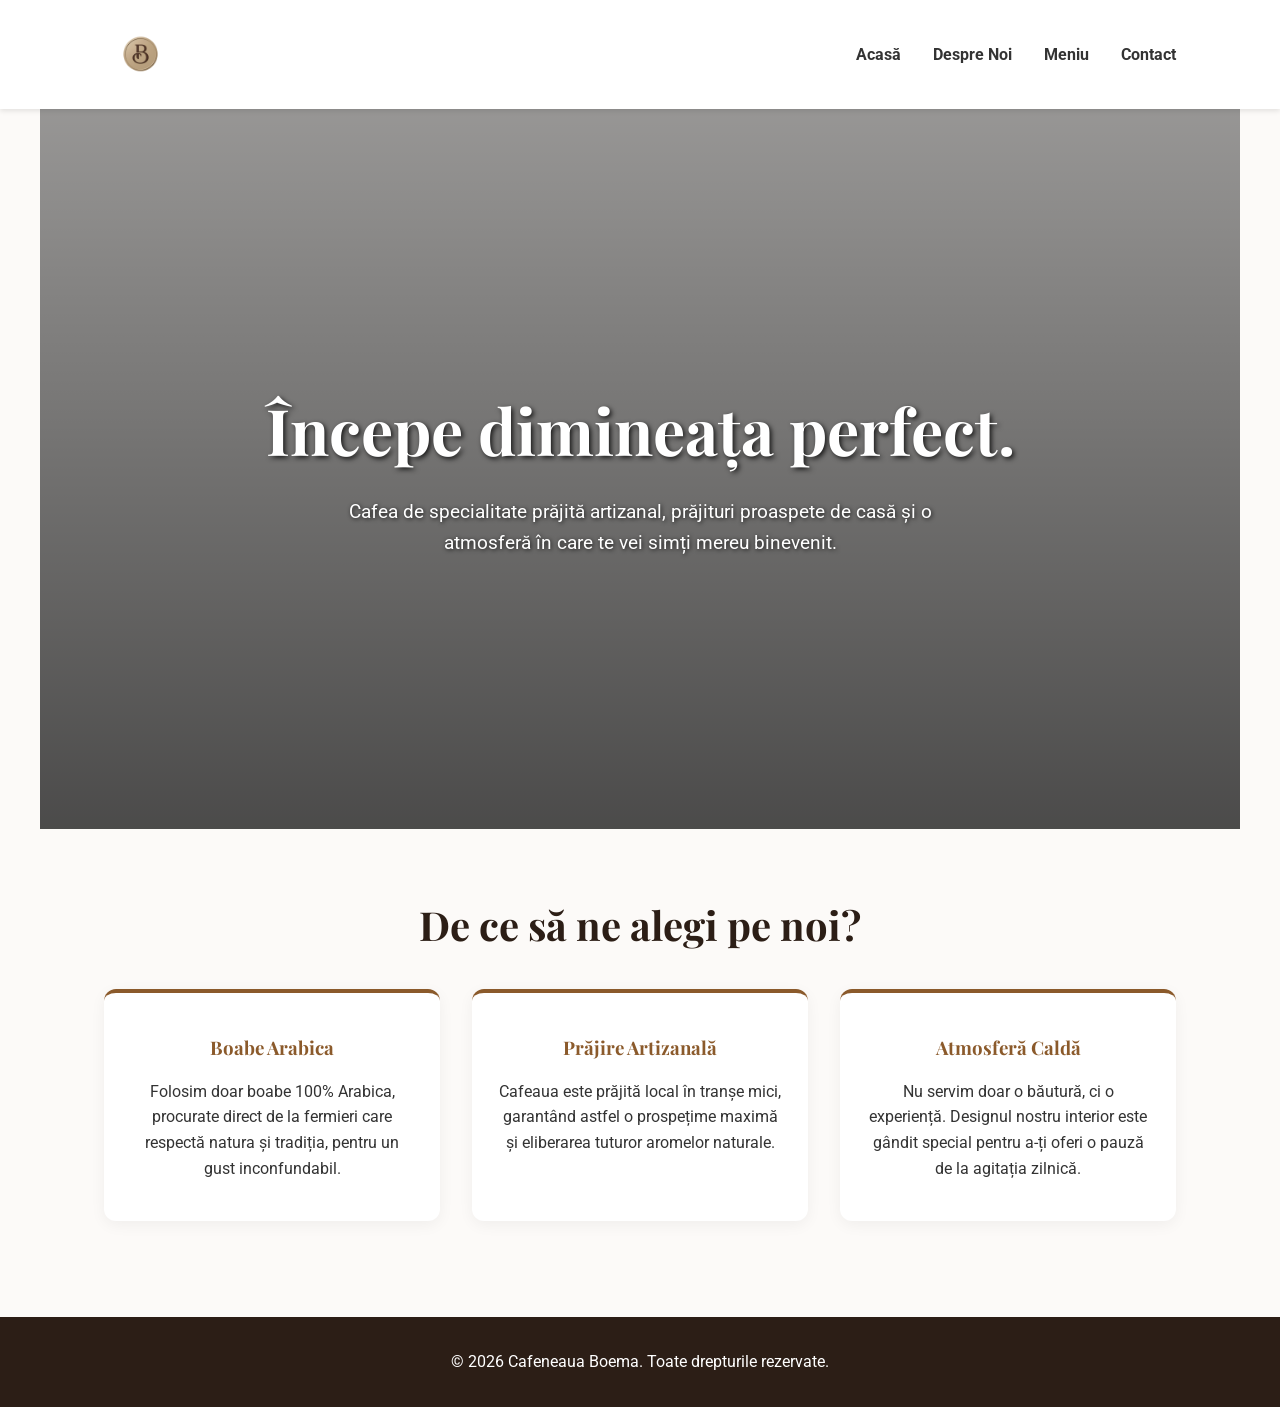
<file: index.html>
<!DOCTYPE html>
<html lang="ro">
<head>
    <meta charset="UTF-8">
    <meta name="viewport" content="width=device-width, initial-scale=1.0">
    <title>Cafeneaua Boema - Acasă</title>
    <link rel="stylesheet" href="css/style.css">
</head>
<body>

    <header>
<nav class="navbar">
            <a href="index.html" class="logo">
                <img src="img/boemalogo.png" alt="Logo Cafeneaua Boema" style="height: 40px;">
            </a>
            
<div class="hamburger" id="hamburger-menu">
                <span class="bar"></span>
                <span class="bar"></span>
                <span class="bar"></span>
            </div>
            
            <ul class="nav-links" id="nav-links">
                <li><a href="index.html">Acasă</a></li>
                <li><a href="despre.html">Despre Noi</a></li>
                <li><a href="meniu.html">Meniu</a></li>
                <li><a href="contact.html">Contact</a></li>
            </ul>
        </nav>
    </header>

    <main>
        <section class="hero">
            <h1>Începe dimineața perfect.</h1>
            <p>Cafea de specialitate prăjită artizanal, prăjituri proaspete de casă și o atmosferă în care te vei simți mereu binevenit.</p>
        </section>

        <section>
            <h2 class="section-title">De ce să ne alegi pe noi?</h2>
            
            <div class="features-container">
                <div class="info-card">
                    <h3>Boabe Arabica</h3>
                    <p>Folosim doar boabe 100% Arabica, procurate direct de la fermieri care respectă natura și tradiția, pentru un gust inconfundabil.</p>
                </div>

                <div class="info-card">
                    <h3>Prăjire Artizanală</h3>
                    <p>Cafeaua este prăjită local în tranșe mici, garantând astfel o prospețime maximă și eliberarea tuturor aromelor naturale.</p>
                </div>

                <div class="info-card">
                    <h3>Atmosferă Caldă</h3>
                    <p>Nu servim doar o băutură, ci o experiență. Designul nostru interior este gândit special pentru a-ți oferi o pauză de la agitația zilnică.</p>
                </div>
            </div>
        </section>
    </main>

    <footer>
        <p>&copy; 2026 Cafeneaua Boema. Toate drepturile rezervate.</p>
    </footer>

    <script src="js/script.js"></script>
</body>
</html>
</file>
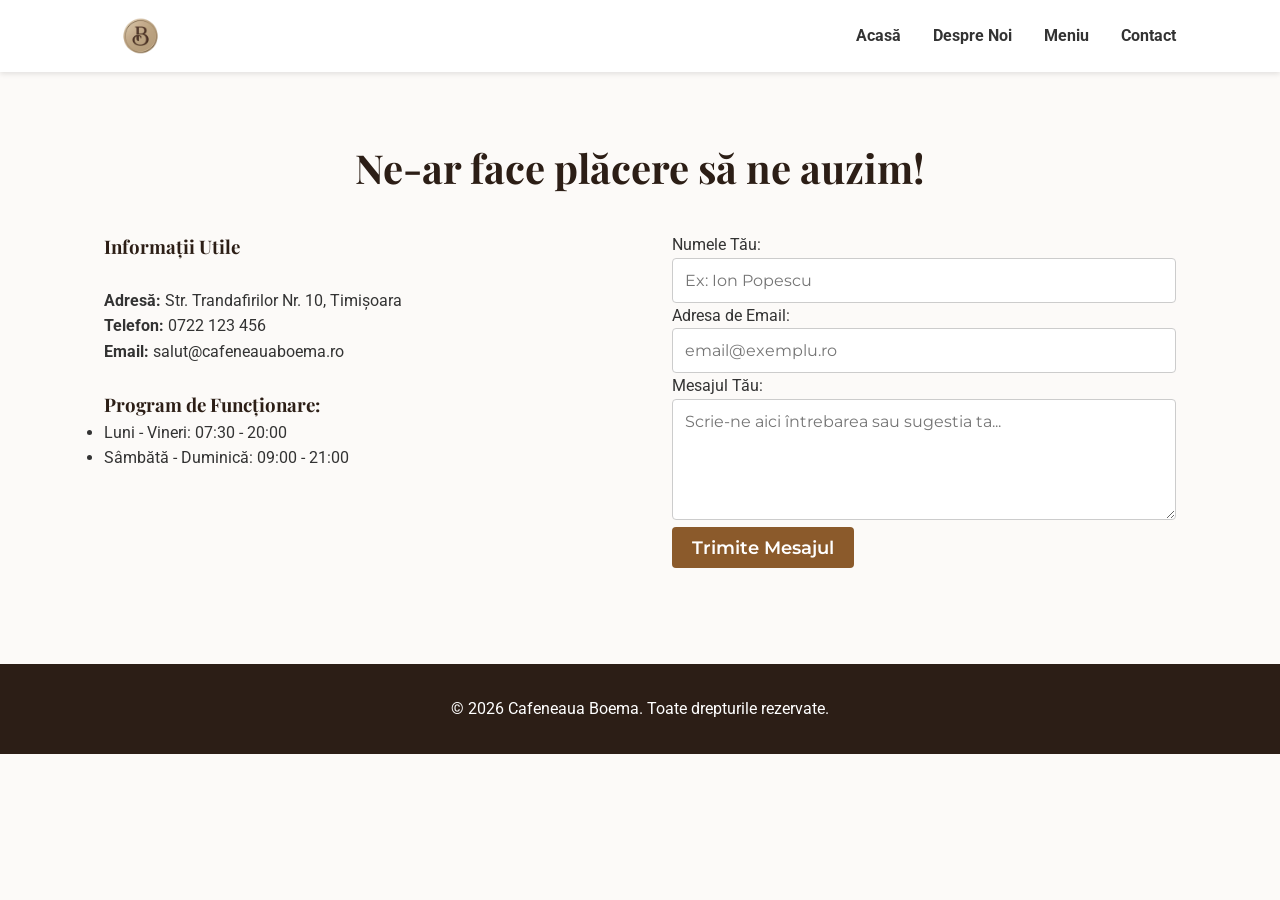
<file: contact.html>
<!DOCTYPE html>
<html lang="ro">
<head>
    <meta charset="UTF-8">
    <meta name="viewport" content="width=device-width, initial-scale=1.0">
    <title>Contact - Cafeneaua Boema</title>
    <link rel="stylesheet" href="css/style.css">
</head>
<body>

    <header>
<nav class="navbar">
           <img src="img/boemalogo.png" alt="Logo Cafeneaua Boema" style="height: 40px;">
            
<div class="hamburger" id="hamburger-menu">
                <span class="bar"></span>
                <span class="bar"></span>
                <span class="bar"></span>
            </div>
            
            <ul class="nav-links" id="nav-links">
                <li><a href="index.html">Acasă</a></li>
                <li><a href="despre.html">Despre Noi</a></li>
                <li><a href="meniu.html">Meniu</a></li>
                <li><a href="contact.html">Contact</a></li>
            </ul>
        </nav>
    </header>

    <main>
        <section class="reveal-section">
            <h1 class="section-title">Ne-ar face plăcere să ne auzim!</h1>
            
            <div style="display: flex; flex-wrap: wrap; gap: 4rem;">
                <div style="flex: 1; min-width: 300px;">
                    <h3>Informații Utile</h3>
                    <br>
                    <p><strong>Adresă:</strong> Str. Trandafirilor Nr. 10, Timișoara</p>
                    <p><strong>Telefon:</strong> 0722 123 456</p>
                    <p><strong>Email:</strong> salut@cafeneauaboema.ro</p>
                    <br>
                    <h3>Program de Funcționare:</h3>
                    <ul>
                        <li>Luni - Vineri: 07:30 - 20:00</li>
                        <li>Sâmbătă - Duminică: 09:00 - 21:00</li>
                    </ul>
                </div>

                <div style="flex: 1; min-width: 300px;">
                    <form class="contact-form" action="#" method="POST">
                        <label for="nume">Numele Tău:</label>
                        <input type="text" id="nume" name="nume" placeholder="Ex: Ion Popescu" required>

                        <label for="email">Adresa de Email:</label>
                        <input type="email" id="email" name="email" placeholder="email@exemplu.ro" required>

                        <label for="mesaj">Mesajul Tău:</label>
                        <textarea id="mesaj" name="mesaj" rows="5" placeholder="Scrie-ne aici întrebarea sau sugestia ta..." required></textarea>

                        <button type="submit" class="btn">Trimite Mesajul</button>
                    </form>
                </div>
            </div>
        </section>
    </main>

    <footer>
        <p>&copy; 2026 Cafeneaua Boema. Toate drepturile rezervate.</p>
    </footer>

    <script src="js/script.js"></script>
</body>
</html>
</file>
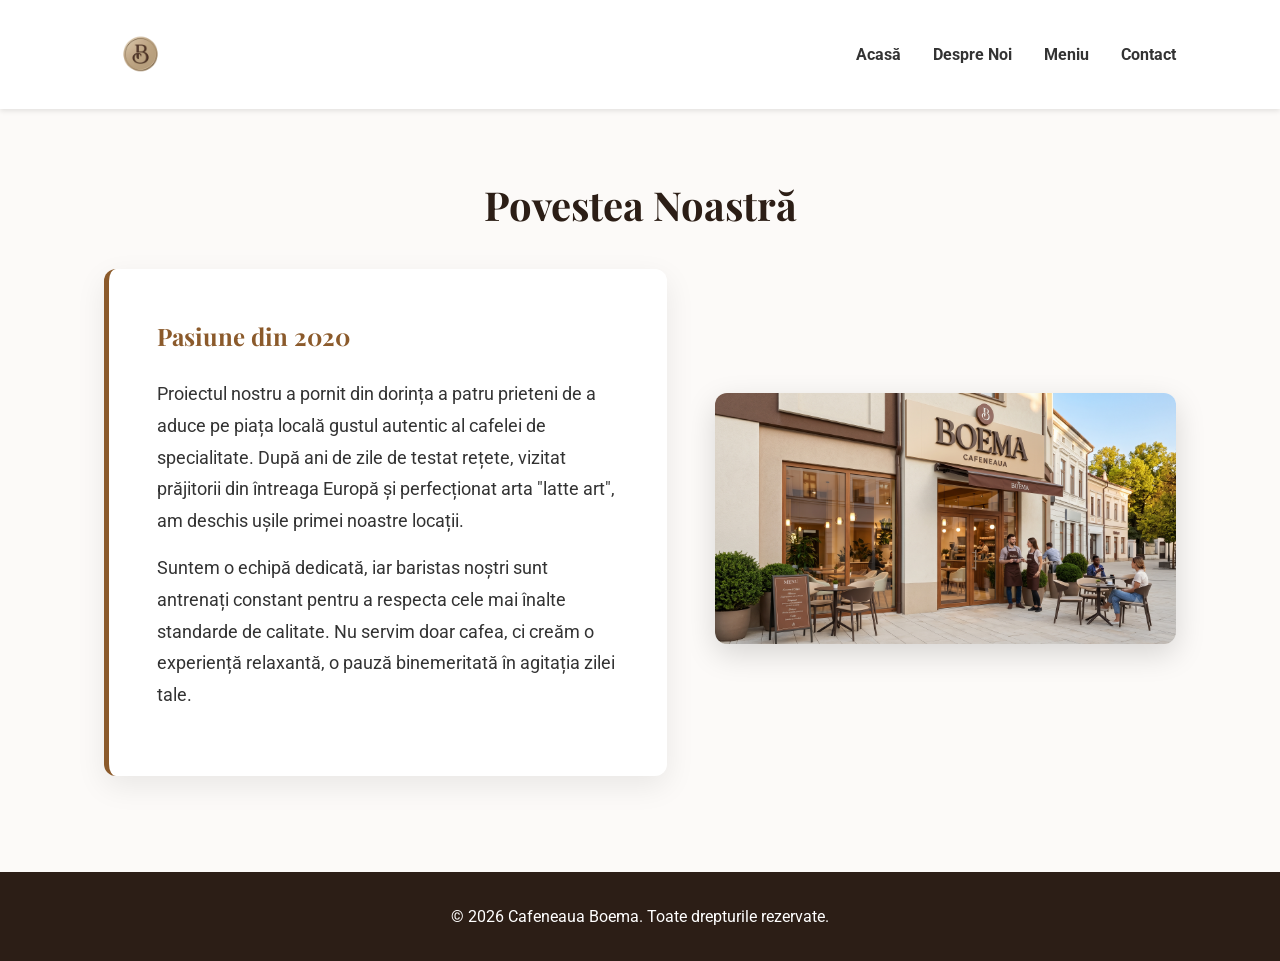
<file: despre.html>
<!DOCTYPE html>
<html lang="ro">
<head>
    <meta charset="UTF-8">
    <meta name="viewport" content="width=device-width, initial-scale=1.0">
    <title>Despre Noi - Cafeneaua Boema</title>
    <link rel="stylesheet" href="css/style.css">
</head>
<body>

    <header>
        <nav class="navbar">
            <a href="index.html" class="logo">
                <img src="img/boemalogo.png" alt="Logo Cafeneaua Boema" style="height: 40px;">
            </a>
            
            <div class="hamburger" id="hamburger-menu">
                <span class="bar"></span>
                <span class="bar"></span>
                <span class="bar"></span>
            </div>
            
            <ul class="nav-links" id="nav-links">
                <li><a href="index.html">Acasă</a></li>
                <li><a href="despre.html">Despre Noi</a></li>
                <li><a href="meniu.html">Meniu</a></li>
                <li><a href="contact.html">Contact</a></li>
            </ul>
        </nav>
    </header>

    <main>
        <section class="reveal-section">
            <h1 class="section-title">Povestea Noastră</h1>
            
            <div class="about-container">
                
                <div class="about-content">
                    <h2>Pasiune din 2020</h2>
                    <p>Proiectul nostru a pornit din dorința a patru prieteni de a aduce pe piața locală gustul autentic al cafelei de specialitate. După ani de zile de testat rețete, vizitat prăjitorii din întreaga Europă și perfecționat arta "latte art", am deschis ușile primei noastre locații.</p>
                    <p>Suntem o echipă dedicată, iar baristas noștri sunt antrenați constant pentru a respecta cele mai înalte standarde de calitate. Nu servim doar cafea, ci creăm o experiență relaxantă, o pauză binemeritată în agitația zilei tale.</p>
                </div>
                
                <div class="about-image">
                    <img src="img/boema.png" alt="Echipa cafenelei noastre">
                </div>
                
            </div>
        </section>
    </main>

    <footer>
        <p>&copy; 2026 Cafeneaua Boema. Toate drepturile rezervate.</p>
    </footer>

    <script src="js/script.js"></script>
</body>
</html>
</file>
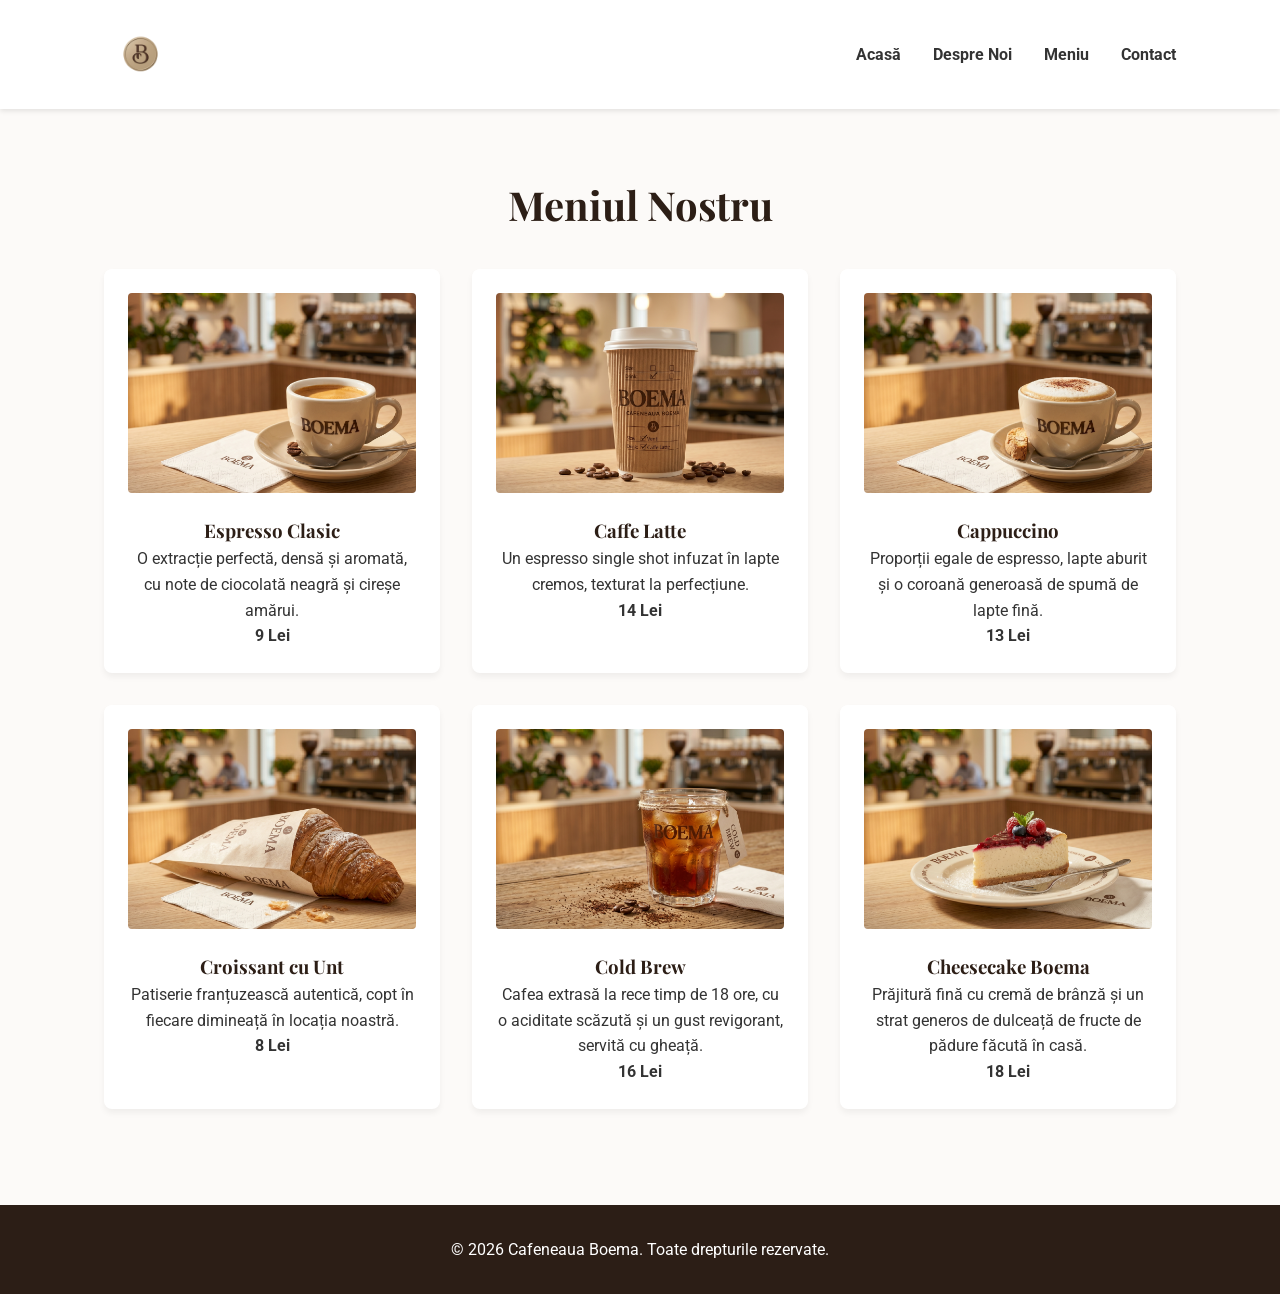
<file: meniu.html>
<!DOCTYPE html>
<html lang="ro">
<head>
    <meta charset="UTF-8">
    <meta name="viewport" content="width=device-width, initial-scale=1.0">
    <title>Meniul Nostru - Cafeneaua Boema</title>
    <link rel="stylesheet" href="css/style.css">
</head>
<body>

    <header>
        <nav class="navbar">
            <a href="index.html" class="logo">
                <img src="img/boemalogo.png" alt="Logo Cafeneaua Boema" style="height: 40px;">
            </a>
            
            <div class="hamburger" id="hamburger-menu">
                <span class="bar"></span>
                <span class="bar"></span>
                <span class="bar"></span>
            </div>
            
            <ul class="nav-links" id="nav-links">
                <li><a href="index.html">Acasă</a></li>
                <li><a href="despre.html">Despre Noi</a></li>
                <li><a href="meniu.html">Meniu</a></li>
                <li><a href="contact.html">Contact</a></li>
            </ul>
        </nav>
    </header>

    <main>
        <section class="reveal-section">
            <h1 class="section-title">Meniul Nostru</h1>
            
            <div class="menu-grid">
                
                <div class="menu-item">
                    <img src="img/espresso.png" alt="Espresso simplu">
                    <h3>Espresso Clasic</h3>
                    <p>O extracție perfectă, densă și aromată, cu note de ciocolată neagră și cireșe amărui.</p>
                    <p><strong>9 Lei</strong></p>
                </div>

                <div class="menu-item">
                    <img src="img/latte.png" alt="Caffe Latte">
                    <h3>Caffe Latte</h3>
                    <p>Un espresso single shot infuzat în lapte cremos, texturat la perfecțiune.</p>
                    <p><strong>14 Lei</strong></p>
                </div>

                <div class="menu-item">
                    <img src="img/capuccino.png" alt="Cappuccino">
                    <h3>Cappuccino</h3>
                    <p>Proporții egale de espresso, lapte aburit și o coroană generoasă de spumă de lapte fină.</p>
                    <p><strong>13 Lei</strong></p>
                </div>

                <div class="menu-item">
                    <img src="img/croissant.png" alt="Croissant cu unt">
                    <h3>Croissant cu Unt</h3>
                    <p>Patiserie franțuzească autentică, copt în fiecare dimineață în locația noastră.</p>
                    <p><strong>8 Lei</strong></p>
                </div>

                <div class="menu-item">
                    <img src="img/coldbrew.png" alt="Cold Brew Coffee">
                    <h3>Cold Brew</h3>
                    <p>Cafea extrasă la rece timp de 18 ore, cu o aciditate scăzută și un gust revigorant, servită cu gheață.</p>
                    <p><strong>16 Lei</strong></p>
                </div>

                <div class="menu-item">
                    <img src="img/cheesecake.png" alt="Cheesecake cu fructe de pădure">
                    <h3>Cheesecake Boema</h3>
                    <p>Prăjitură fină cu cremă de brânză și un strat generos de dulceață de fructe de pădure făcută în casă.</p>
                    <p><strong>18 Lei</strong></p>
                </div>

            </div>
        </section>
    </main>

    <footer>
        <p>&copy; 2026 Cafeneaua Boema. Toate drepturile rezervate.</p>
    </footer>

    <script src="js/script.js"></script>
</body>
</html>
</file>
<file: css/style.css>
/* =========================================
   1. Import Fonturi Google & Reset
   ========================================= */
@import url('https://fonts.googleapis.com/css2?family=Playfair+Display:wght@400;700&family=Roboto:wght@300;400;700&display=swap');
@import url('https://fonts.googleapis.com/css2?family=Montserrat:wght@400;600&family=Playfair+Display:wght@400;700&family=Roboto:wght@300;400;700&display=swap');
* {
    margin: 0;
    padding: 0;
    box-sizing: border-box;
}

body {
    font-family: 'Roboto', sans-serif;
    line-height: 1.6;
    color: #333;
    background-color: #fcfaf8;
}

h1, h2, h3, h4 {
    font-family: 'Playfair Display', serif;
    color: #2c1e16;
}
/* =========================================
   Meniu Hamburger Animat (Liniile care devin X)
   ========================================= */
.hamburger {
    display: none; /* Ascuns complet pe Desktop! */
    cursor: pointer;
    flex-direction: column;
    gap: 6px;
    z-index: 1001; /* Stă deasupra meniului deschis pe mobil */
}

.bar {
    width: 30px;
    height: 3px;
    background-color: #8b5a2b; 
    border-radius: 3px;
    transition: all 0.3s ease-in-out; 
}

/* Animația de transformare în X (activată din JS) */
.hamburger.active .bar:nth-child(1) {
    transform: translateY(9px) rotate(45deg);
}
.hamburger.active .bar:nth-child(2) {
    opacity: 0; 
}
.hamburger.active .bar:nth-child(3) {
    transform: translateY(-9px) rotate(-45deg);
}

/* =========================================
   Responsive Design (Strict Modul Telefon)
   ========================================= */
@media screen and (max-width: 768px) {
    
    /* 1. Afișăm butonul DOAR pe telefon */
    .hamburger { 
        display: flex; 
    }
    
    /* 2. Meniul culisează fin din partea dreaptă */
    .nav-links {
        position: fixed;
        top: 0;
        right: -100%; /* Ascuns în afara ecranului la început */
        width: 100%;
        height: 100vh;
        background-color: rgba(252, 250, 248, 0.98); 
        display: flex;
        flex-direction: column;
        justify-content: center;
        align-items: center;
        transition: right 0.4s ease-in-out; /* Tranziție lină la glisare */
    }

    /* Clasa adăugată de JS care bagă meniul pe ecran */
    .nav-links.active {
        right: 0; 
    }

    /* 3. Paginile (link-urile) au efect de Fade-in și Slide-up */
    .nav-links li {
        margin: 1.5rem 0;
        opacity: 0;
        transform: translateY(20px);
        transition: opacity 0.4s ease, transform 0.4s ease;
    }

    .nav-links a { 
        font-size: 1.5rem; 
    }

    /* Când meniul e activ, link-urile devin vizibile */
    .nav-links.active li {
        opacity: 1;
        transform: translateY(0);
    }

    /* Micul efect de „cascadă” (apar unul după altul) */
    .nav-links.active li:nth-child(1) { transition-delay: 0.1s; }
    .nav-links.active li:nth-child(2) { transition-delay: 0.2s; }
    .nav-links.active li:nth-child(3) { transition-delay: 0.3s; }
    .nav-links.active li:nth-child(4) { transition-delay: 0.4s; }

    /* Ajustăm dimensiunea textului Hero pt mobil */
    .hero h1 { font-size: 2.5rem; }
}
/* =========================================
   2. Header & Navigare Desktop
   ========================================= */
header {
    background-color: #fff;
    box-shadow: 0 2px 5px rgba(0,0,0,0.1);
    position: sticky;
    top: 0;
    z-index: 1000;
}

.navbar {
    display: flex;
    justify-content: space-between;
    align-items: center;
    padding: 1rem 5%;
    max-width: 1200px;
    margin: 0 auto;
}

/* =========================================
   2. Header & Navigare Desktop
   ========================================= */

/* ... (codul anterior pentru header și navbar) ... */

.logo {
    font-family: 'Playfair Display', serif;
    font-size: 3rem;
    font-weight: 1000;
    color: #8b5a2b;
    text-decoration: none;
    
    /* === PASUL 1: ADĂUGĂM TRANZIȚIA === */
    /* Aceasta îi spune browserului să animeze ORICE modificare
       care se întâmplă cu acest element, timp de 0.3 secunde,
       cu o mișcare lină (ease). Fără asta, zoom-ul ar fi brusc. */
    transition: transform 0.3s ease;
    
    /* Ne asigurăm că elementul este 'inline-block' sau 'block'
       pentru ca transformarea (zoom-ul) să funcționeze corect pe toate browserele. */
    display: inline-block;
}

/* === PASUL 2: ADĂUGĂM EFECTUL DE HOVER (ZOOM) === */
.logo:hover {
    /* 'scale(1.1)' mărește elementul la 110% din dimensiunea sa originală.
       Poti pune 1.05 pentru un zoom mai subtil sau 1.2 pentru unul mai puternic. */
    transform: scale(1.1);
    
    /* Opțional: Poți schimba puțin și culoarea dacă vrei,
       ca să fie și mai clar că e interactiv */
    /* color: #694420; */
}

/* ... (restul codului anterior) ... */

.nav-links {
    list-style: none;
    display: flex;
    gap: 2rem;
}

.nav-links a {
    text-decoration: none;
    color: #333;
    font-weight: bold;
    transition: color 0.3s;
}

.nav-links a:hover {
    color: #8b5a2b;
}



/* =========================================
   3. Hero Banner (Pagina Acasă)
   ========================================= */
.hero {
    background: linear-gradient(rgba(0, 0, 0, 0.4), rgba(0, 0, 0, 0.7)), 
                url('https://images.unsplash.com/photo-1497935586351-b67a49e012bf?q=80&w=1920&auto=format&fit=crop') center/cover no-repeat;
    height: 80vh;
    display: flex;
    flex-direction: column;
    justify-content: center;
    align-items: center;
    text-align: center;
    color: white;
    padding: 0 20px;
}

.hero h1 {
    font-size: 4rem;
    color: white;
    margin-bottom: 1rem;
    text-shadow: 2px 2px 5px rgba(0, 0, 0, 0.8);
    animation: fadeInDown 1s ease-out forwards;
}

.hero p {
    font-size: 1.2rem;
    max-width: 600px;
    text-shadow: 1px 1px 4px rgba(0, 0, 0, 0.8);
    opacity: 0;
    animation: fadeInUp 1s ease-out 0.5s forwards;
}

/* =========================================
   4. Secțiuni Generale
   ========================================= */
section {
    padding: 4rem 5%;
    max-width: 1200px;
    margin: 0 auto;
}

.section-title {
    text-align: center;
    font-size: 2.5rem;
    margin-bottom: 2rem;
}

/* Cadrane Informative (Acasă) */
.features-container {
    display: flex;
    flex-wrap: wrap;
    gap: 2rem;
    justify-content: center;
    margin-top: 2rem;
}

.info-card {
    background-color: #ffffff;
    padding: 2.5rem 1.5rem;
    border-radius: 12px;
    box-shadow: 0 4px 15px rgba(0, 0, 0, 0.05);
    flex: 1;
    min-width: 250px;
    max-width: 350px;
    text-align: center;
    border-top: 4px solid #8b5a2b;
    transition: transform 0.3s ease, box-shadow 0.3s ease;
    cursor: pointer;
}

.info-card h3 { margin-bottom: 1rem; color: #8b5a2b; }
.info-card:hover { transform: scale(1.05); box-shadow: 0 15px 25px rgba(0, 0, 0, 0.15); }
.info-card:active { transform: scale(0.98); box-shadow: 0 2px 8px rgba(0, 0, 0, 0.1); }

/* Grid Meniu */
.menu-grid {
    display: grid;
    grid-template-columns: repeat(auto-fit, minmax(250px, 1fr));
    gap: 2rem;
}

.menu-item {
    background: #fff;
    padding: 1.5rem;
    border-radius: 8px;
    box-shadow: 0 4px 6px rgba(0,0,0,0.05);
    text-align: center;
    transition: transform 0.3s ease, box-shadow 0.3s ease;
}

.menu-item img {
    width: 100%;
    height: 200px;
    object-fit: cover;
    border-radius: 4px;
    margin-bottom: 1rem;
}

.menu-item:hover { transform: translateY(-10px); box-shadow: 0 10px 20px rgba(0,0,0,0.15); }

/* Formular Contact */
.contact-form input, .contact-form textarea {
    width: 100%;
    padding: 12px;
    border: 1px solid #ccc;
    border-radius: 4px;
    /* Aici aplicăm noul font premium: */
    font-family: 'Montserrat', sans-serif;
    font-size: 1rem;
}

.btn {
    background-color: #8b5a2b;
    color: white;
    border: none;
    padding: 12px 20px;
    /* Aplicăm fontul și pe buton, cu o greutate mai mare (600): */
    font-family: 'Montserrat', sans-serif;
    font-weight: 600;
    font-size: 1.1rem;
    cursor: pointer;
    border-radius: 4px;
    transition: background-color 0.3s ease, transform 0.2s ease;
}

.btn {
    background-color: #8b5a2b;
    color: white;
    border: none;
    padding: 10px 20px;
    font-size: 1.1rem;
    cursor: pointer;
    border-radius: 4px;
    transition: background-color 0.3s ease, transform 0.2s ease;
}

.btn:hover { background-color: #694420; transform: scale(1.05); }

footer {
    text-align: center;
    padding: 2rem;
    background-color: #2c1e16;
    color: white;
    margin-top: 2rem;
}

/* =========================================
   5. Animații de Bază
   ========================================= */
@keyframes fadeInDown { from { opacity: 0; transform: translateY(-30px); } to { opacity: 1; transform: translateY(0); } }
@keyframes fadeInUp { from { opacity: 0; transform: translateY(30px); } to { opacity: 1; transform: translateY(0); } }

/* Menținem secțiunile 100% vizibile pentru siguranță */
.fade-in-section {
    opacity: 1 !important;
    transform: none !important;
}

/* =========================================
   Secțiunea Despre Noi (Customizare)
   ========================================= */
.about-container {
    display: flex;
    flex-wrap: wrap;
    gap: 3rem; /* Spațiu mai mare și aerisit între text și poză */
    align-items: center;
}

/* Cardul alb cu umbră pentru text */
.about-content {
    flex: 1;
    min-width: 300px;
    background-color: #ffffff;
    padding: 3rem;
    border-radius: 12px; /* Colțuri rotunjite */
    box-shadow: 0 10px 30px rgba(0, 0, 0, 0.08); /* Umbră moale și mare */
    border-left: 5px solid #8b5a2b; /* O dungă elegantă colorată pe stânga */
}

.about-content h2 {
    margin-bottom: 1.5rem;
    color: #8b5a2b;
}

.about-content p {
    margin-bottom: 1rem;
    font-size: 1.1rem; /* Text puțin mai mare pentru a fi citit ușor */
    line-height: 1.8;
}

/* Stilul pentru poză */
.about-image {
    flex: 1;
    min-width: 300px;
}

.about-image img {
    width: 100%;
    height: auto;
    border-radius: 12px;
    box-shadow: 0 10px 30px rgba(0, 0, 0, 0.15); /* Umbră mai pronunțată pe poză */
    transition: transform 0.3s ease, box-shadow 0.3s ease;
}

/* Efect de ridicare pe poză când treci cu mouse-ul */
.about-image img:hover {
    transform: translateY(-5px) scale(1.02);
    box-shadow: 0 15px 35px rgba(0, 0, 0, 0.2);
}   

/* =========================================
   Animație Nouă - Pagina Despre Noi
   ========================================= */
.reveal-section {
    /* Setăm elementul să fie invizibil înainte de animație */
    opacity: 0; 
    /* Rulăm animația de glisare. Durează 1.2 secunde */
    animation: slideUpFade 1.2s ease-out forwards;
}

/* Definim pașii animației */
@keyframes slideUpFade {
    0% {
        opacity: 0;
        transform: translateY(60px); /* Pornește de la 60px mai jos */
    }
    100% {
        opacity: 1;
        transform: translateY(0); /* Ajunge la poziția ei normală */
    }
}
</file>
